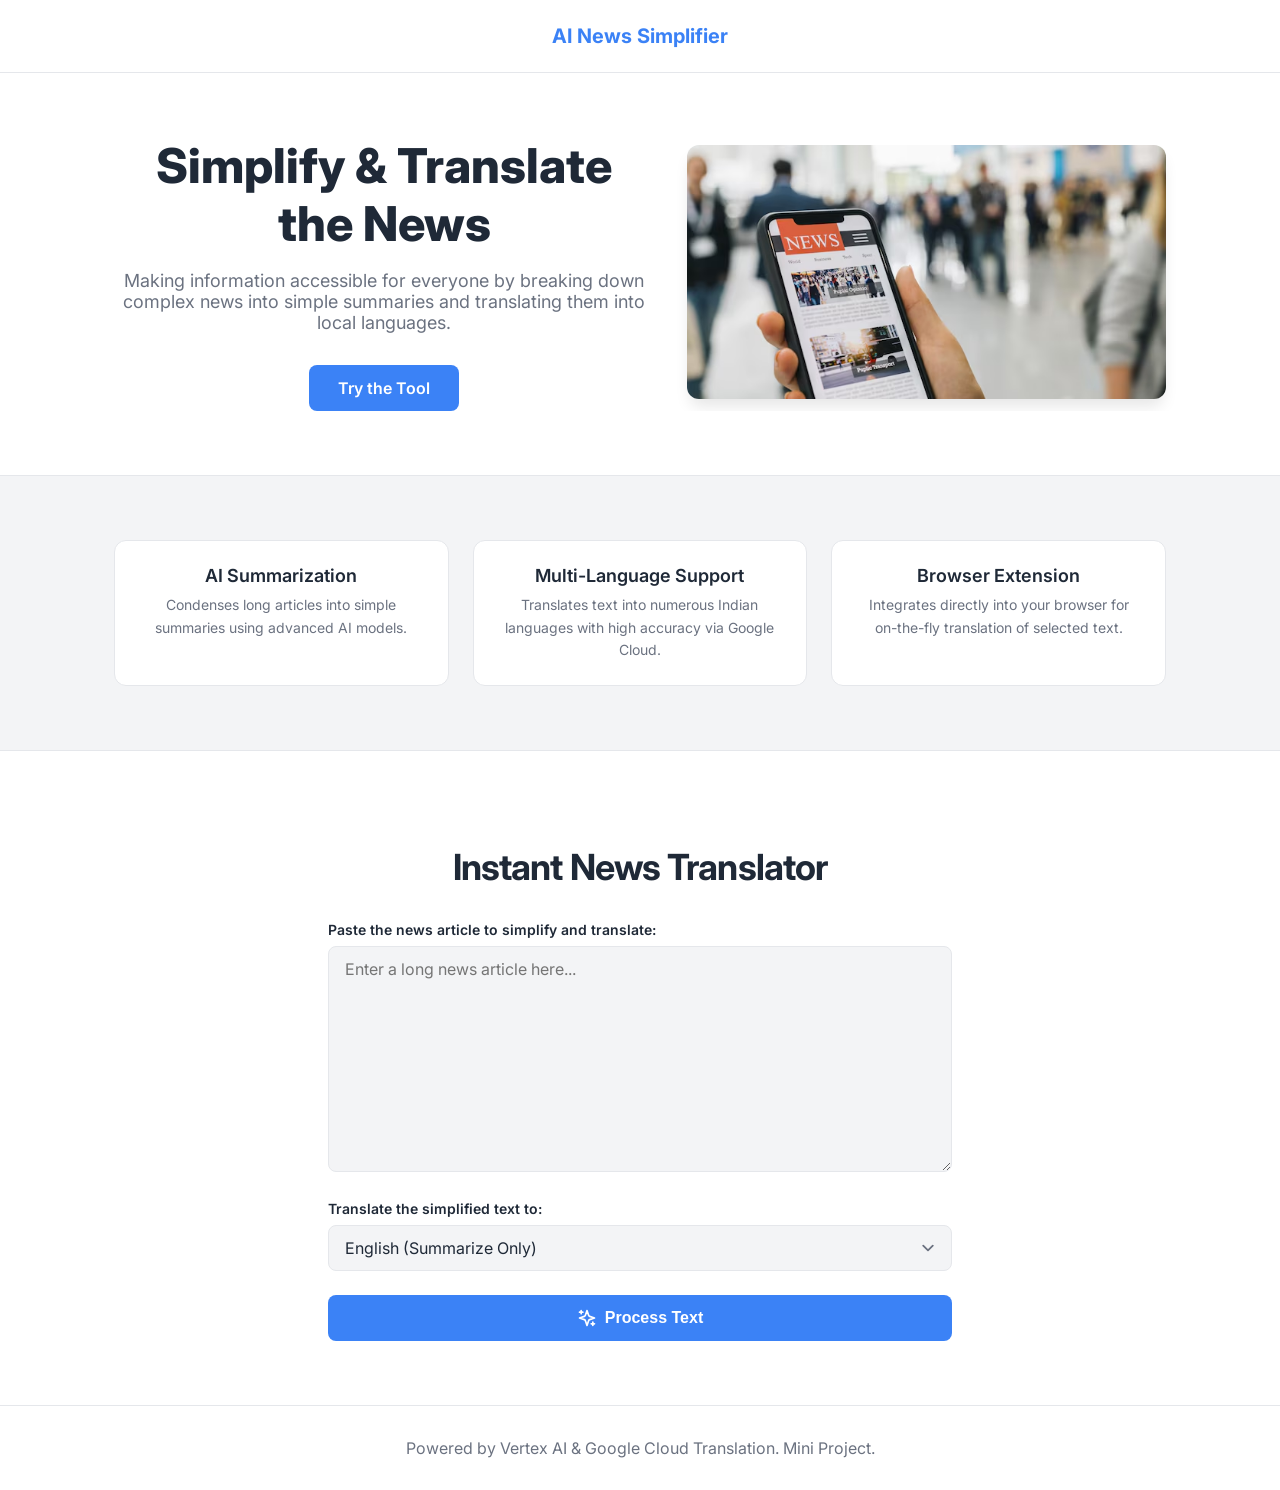
<file: Website/index.html>
<!DOCTYPE html>
<html lang="en" class="scroll-smooth">
<head>
  <meta charset="UTF-8">
  <meta name="viewport" content="width=device-width, initial-scale=1.0">
  <title>AI News Simplifier & Translator</title>
  <link rel="preconnect" href="https://fonts.googleapis.com">
  <link rel="preconnect" href="https://fonts.gstatic.com" crossorigin>
  <link href="https://fonts.googleapis.com/css2?family=Inter:wght@400;500;600;700;800&display=swap" rel="stylesheet">
  <link rel="stylesheet" href="style.css">
</head>
<body>

  <header class="main-header">
    <div class="container">
      <div class="header-content">
        <h1 class="header-title">AI News Simplifier</h1>

      </div>
    </div>
  </header>

  <main>
    <section class="hero-section">
      <div class="container hero-content">
        <div class="hero-text">
          <h1 class="hero-title">Simplify & Translate the News</h1>
          <p class="hero-subtitle">Making information accessible for everyone by breaking down complex news into simple summaries and translating them into local languages.</p>
          <a href="#app" class="btn btn-primary">Try the Tool</a>
        </div>
        <div class="hero-image">
          <img src="Images/image.png" alt="Abstract representation of AI and language">
        </div>
      </div>
    </section>

    <section id="features" class="features-section">
      <div class="container">
        <div class="features-grid">
          <div class="feature-card">
            <h3>AI Summarization</h3>
            <p>Condenses long articles into simple summaries using advanced AI models.</p>
          </div>
          <div class="feature-card">
            <h3>Multi-Language Support</h3>
            <p>Translates text into numerous Indian languages with high accuracy via Google Cloud.</p>
          </div>
          <div class="feature-card">
            <h3>Browser Extension</h3>
            <p>Integrates directly into your browser for on-the-fly translation of selected text.</p>
          </div>
        </div>
      </div>
    </section>

    <section id="app" class="app-section">
      <div class="container app-container">
        <div class="app-card">
          <header class="app-header">
             <h2 class="section-title">Instant News Translator</h2>
          </header>
          
          <div class="input-group">
            <label for="inputText">Paste the news article to simplify and translate:</label>
            <textarea id="inputText" rows="10" placeholder="Enter a long news article here..."></textarea>
          </div>

          <div class="input-group">
            <label for="languageSelect">Translate the simplified text to:</label>
            <select id="languageSelect">
                <option value="English">English (Summarize Only)</option>
                <option value="Bengali">Bengali</option>
                <option value="Gujarati">Gujarati</option>
                <option value="Hindi">Hindi</option>
                <option value="Kannada">Kannada</option>
                <option value="Marathi">Marathi</option>
                <option value="Punjabi">Punjabi</option>
                <option value="Tamil">Tamil</option>
                <option value="Telugu">Telugu</option>
                <option value="Urdu">Urdu</option>
                <option value="Malayalam">Malayalam</option>
                <option value="Odia">Odia</option>  
                <option value="Assamese">Assamese</option>
                <option value="Sanskrit">Sanskrit</option>
            </select>
          </div>

          <div>
            <button id="processBtn" class="btn btn-primary btn-submit">
              <svg class="btn-icon" xmlns="http://www.w3.org/2000/svg" width="20" height="20" viewBox="0 0 24 24" fill="none" stroke="currentColor" stroke-width="2" stroke-linecap="round" stroke-linejoin="round"><path d="m12 3-1.912 5.813a2 2 0 0 1-1.275 1.275L3 12l5.813 1.912a2 2 0 0 1 1.275 1.275L12 21l1.912-5.813a2 2 0 0 1 1.275-1.275L21 12l-5.813-1.912a2 2 0 0 1-1.275-1.275L12 3Z"/><path d="M5 3v4"/><path d="M19 17v4"/><path d="M3 5h4"/><path d="M17 19h4"/></svg>
              <span id="button-text">Process Text</span>
            </button>
          </div>
          
          <!-- Evaluation now automatic on the backend; gold-reference UI removed -->
          
          <div id="result-container" class="result-container hidden">
            <div class="result-header">
                <h2>Your Result</h2>
                <button id="copyBtn" class="copy-button">
                    <svg xmlns="http://www.w3.org/2000/svg" width="16" height="16" viewBox="0 0 24 24" fill="none" stroke="currentColor" stroke-width="2" stroke-linecap="round" stroke-linejoin="round"><rect width="14" height="14" x="8" y="8" rx="2" ry="2"/><path d="M4 16c-1.1 0-2-.9-2-2V4c0-1.1.9-2 2-2h10c1.1 0 2 .9 2 2"/></svg>
                    Copy
                </button>
            </div>
            <div id="output" class="output-box"></div>
          </div>
           
          <div id="loader" class="hidden">
            <div class="spinner"></div>
              <p>Processing... this may take a moment.</p>
            </div>
        </div>
      </div>
    </section>
  </main>
    
  <footer class="main-footer">
    <div class="container">
      <p>Powered by Vertex AI & Google Cloud Translation. Mini Project.</p>
    </div>
  </footer>

  <script src="script.js"></script> 
</body>
</html>
</file>
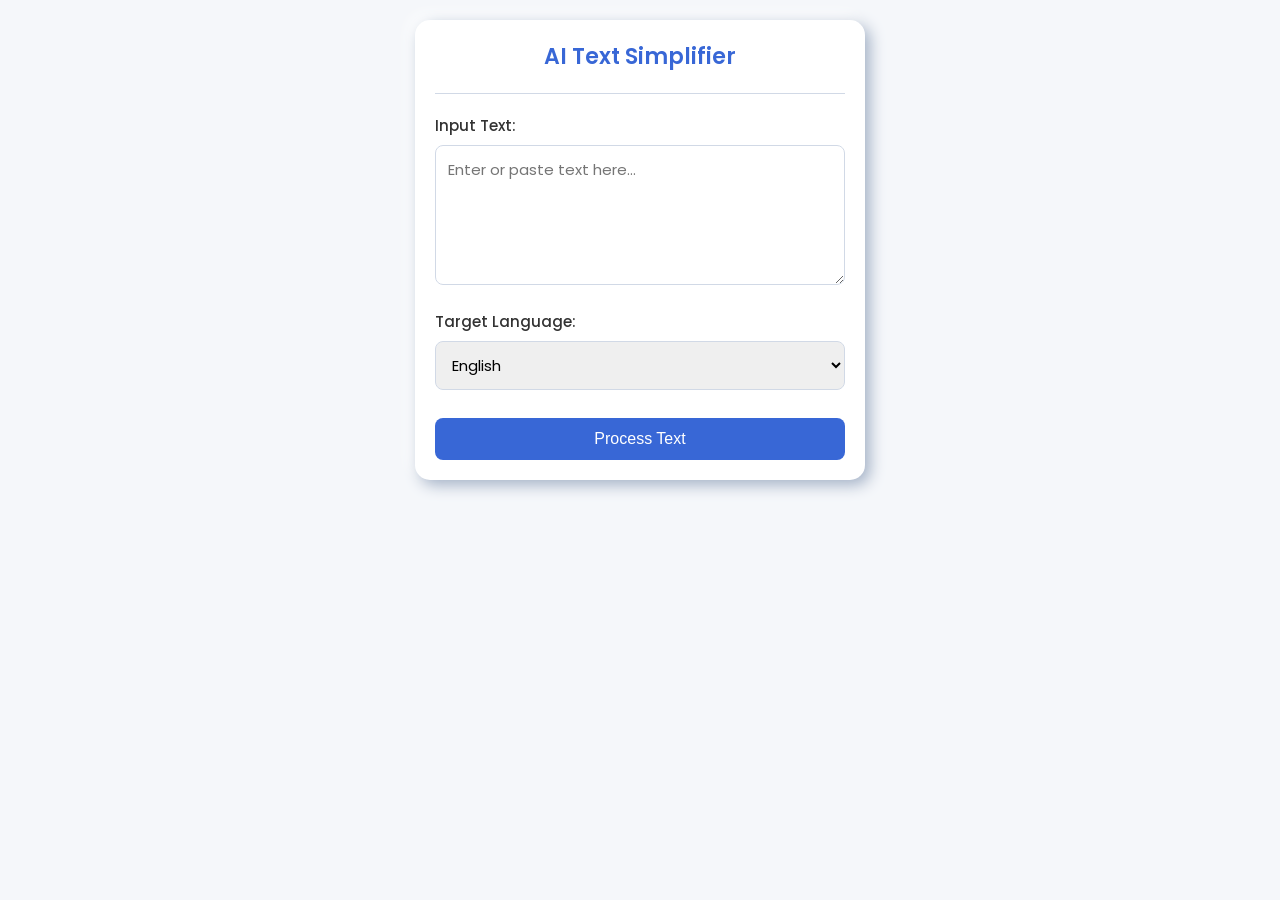
<file: Frontend/popup.html>
<!DOCTYPE html>
<html>
<head>
  <title>AI Text Helper</title>
  <link rel="preconnect" href="https://fonts.googleapis.com">
  <link rel="preconnect" href="https://fonts.gstatic.com" crossorigin>
  <link href="https://fonts.googleapis.com/css2?family=Poppins:wght@400;500;600&display=swap" rel="stylesheet">
  <link rel="stylesheet" href="popup.css">
</head>
<body>

  <div class="container">
      <header class="header">
        <h1>AI Text Simplifier</h1>
      </header>

      <main>
        <div class="input-group">
          <label for="inputText">Input Text:</label>
          <textarea id="inputText" placeholder="Enter or paste text here..."></textarea>
        </div>

        <div class="input-group">
          <label for="languageSelect">Target Language:</label>
          <select id="languageSelect">
            <option value="English">English</option>
            <option value="Hindi">Hindi</option>
            <option value="Gujarati">Gujarati</option>
            <option value="Punjabi">Punjabi</option>
            <option value="Bengali">Bengali</option>
            <option value="Marathi">Marathi</option>
            <option value="Tamil">Tamil</option>
            <option value="Telugu">Telugu</option>
            <option value="Urdu">Urdu</option>
            <option value="Kannada">Kannada</option>
            <option value="Malayalam">Malayalam</option>
            <option value="Odia">Odia</option>
            <option value="Assamese">Assamese</option>
            <option value="Sanskrit">Sanskrit</option>
          </select>
        </div>

        <button id="processBtn" class="primary-btn">Process Text</button>

        <!-- Evaluation is automatic on the backend; gold input removed -->
      </main>
      
      <div id="loader" class="hidden">
        <div class="spinner"></div>
      </div>

      <div id="resultBox" class="hidden">
          <div id="detectedLang"></div>
          <pre id="output"></pre>
          <button id="copyBtn">Copy Result</button>
      </div>
  </div>

  <script src="popup.js"></script>
</body>
</html>
</file>
<file: Website/style.css>
:root {
  --color-primary: #3b82f6; /* Blue */
  --color-primary-hover: #2563eb;
  --color-bg: #f3f4f6; /* Light Gray */
  --color-bg-card: #ffffff; /* White */
  --color-text: #1f2937; /* Dark Gray */
  --color-text-muted: #6b7280; /* Medium Gray */
  --color-border: #e5e7eb; /* Light Gray Border */

  /* scrollbar colors (updated) */
  --scroll-thumb: rgba(37, 99, 235, 0.28); /* soft blue */
  --scroll-thumb-hover: rgba(30, 64, 175, 0.44); /* deeper blue on hover */
  --scroll-width: 10px;
}

html {
  scroll-behavior: smooth;
}

body {
  margin: 0;
  font-family: 'Inter', sans-serif;
  background-color: var(--color-bg);
  color: var(--color-text);
}

/* Custom overlay scrollbar: hidden by default, appears on hover or while scrolling */
html::-webkit-scrollbar,
body::-webkit-scrollbar,
.container::-webkit-scrollbar {
  width: var(--scroll-width);
  height: var(--scroll-width);
}

html::-webkit-scrollbar-track,
body::-webkit-scrollbar-track,
.container::-webkit-scrollbar-track {
  background: transparent;
}

html::-webkit-scrollbar-thumb,
body::-webkit-scrollbar-thumb,
.container::-webkit-scrollbar-thumb {
  background: var(--scroll-thumb);
  border-radius: 999px;
  border: 2px solid transparent;
  background-clip: padding-box;
  opacity: 0;                       /* hidden by default */
  transition: opacity 180ms ease, transform 160ms ease, background-color 120ms ease;
  transform: scale(0.95);
}

/* Make thumb visible when hovering or when class is present */
body:hover::-webkit-scrollbar-thumb,
.container:hover::-webkit-scrollbar-thumb,
body.show-scrollbar::-webkit-scrollbar-thumb,
.container.show-scrollbar::-webkit-scrollbar-thumb,
html.show-scrollbar::-webkit-scrollbar-thumb {
  opacity: 1 !important;
  transform: scale(1);
}

body:hover::-webkit-scrollbar-thumb:hover,
.container:hover::-webkit-scrollbar-thumb:hover {
  background: var(--scroll-thumb-hover);
}

/* Firefox */
html, body, .container {
  scrollbar-width: thin;
  scrollbar-color: transparent transparent; /* default hidden */
}

body.show-scrollbar,
.container.show-scrollbar,
html.show-scrollbar {
  scrollbar-color: var(--scroll-thumb) transparent;
}

/* Keep content scrollable */
body, .container {
  overflow: auto;
}

.container {
  width: 100%;
  max-width: 1100px;
  margin: 0 auto;
  padding: 0 1.5rem;
  box-sizing: border-box;
}

.hidden {
  display: none;
}

/* ensure hidden class actually hides elements */
.hidden {
    display: none !important;
}

/* Loader - hidden by default, .show-loader makes it visible */
#loader {
  padding-top: 0.1rem;
  display: none; /* hidden until processing starts */
  flex-direction: column;
  justify-content: center;
  align-items: center;
  text-align: center;
  margin-top: 2.5rem;
}

/* loader container styling */
#loader {
    display: flex;
    align-items: center;
    gap: 12px;
    justify-content: center;
    padding: 12px;
    background: rgba(255,255,255,0.95);
    border-radius: 8px;
    box-shadow: 0 2px 6px rgba(0,0,0,0.06);
    margin-top: 12px;
}

/* Spinner appearance */
.spinner {
  display: flex;
  height: 2.5rem;
  width: 2.5rem;
  border-radius: 50%;
  border-top: 4px solid var(--color-primary);
  border-right: 4px solid transparent;
  animation: spin 0.8s linear infinite;
  margin: auto;
}

/* spinner */
.spinner {
    width: 32px;
    height: 32px;
    border: 4px solid rgba(0,0,0,0.12);
    border-top-color: #0b63d6; /* blue accent */
    border-radius: 50%;
    animation: spin 1s linear infinite;
}

/* spacing between spinner and text */
.spinner + p {
  margin-top: 1rem;
  margin-bottom: 0;
}

/* text next to spinner */
#loader p {
    margin: 0;
    color: #333;
    font-size: 14px;
}

.main-header {
  background-color: var(--color-bg-card);
  position: sticky;
  top: 0;
  z-index: 50;
  border-bottom: 1px solid var(--color-border);
}

.header-content {
  display: flex;
  justify-content: space-between;
  align-items: center;
  height: 4.5rem;
}

.header-title {
  display: flex;
  justify-content: center;
  align-items: center;    
  width: 100%;
  padding: 20px 0;
  font-size: 1.25rem;
  font-weight: 700;
  color: var(--color-primary);
}

.header-nav {
  display: none; 
}

.header-nav a {
  color: var(--color-text-muted);
  text-decoration: none;
  font-weight: 500;
  transition: color 0.2s;
}

.header-nav a:hover {
  color: var(--color-primary);
}

.hero-section {
  background-color: var(--color-bg-card);
  padding: 4rem 0;
  border-bottom: 1px solid var(--color-border);
}

.hero-content {
    display: flex;
    flex-direction: column;
    align-items: center;
    gap: 2rem;
}

.hero-text {
    text-align: center;
    max-width: 600px;
}

.hero-title {
  font-size: 3rem;
  font-weight: 800;
  line-height: 1.2;
  margin: 0 0 1rem 0;
}

.hero-subtitle {
  font-size: 1.125rem;
  color: var(--color-text-muted);
  margin-bottom: 2rem;
}

.hero-image {
    width: 100%;
    max-width: 500px;
}

.hero-image img {
    border-radius: 0.75rem;
    box-shadow: 0 10px 15px -3px rgba(0,0,0,0.1);
    max-width: 100%;
}

.btn {
  display: inline-block;
  padding: 0.75rem 1.75rem;
  border-radius: 0.5rem;
  font-size: 1rem;
  font-weight: 600;
  text-decoration: none;
  transition: all 0.2s ease;
  border: 1px solid transparent;
  cursor: pointer;
}

.btn-primary {
  background-color: var(--color-primary);
  color: white;
}
.btn-primary:hover {
  background-color: var(--color-primary-hover);
}

.features-section {
  padding: 4rem 0;
}

.features-grid {
  display: grid;
  grid-template-columns: 1fr;
  gap: 1.5rem;
}

.feature-card {
  background-color: var(--color-bg-card);
  border: 1px solid var(--color-border);
  border-radius: 0.75rem;
  padding: 1.5rem;
  text-align: center;
}
.feature-card h3 {
  font-size: 1.125rem;
  font-weight: 600;
  margin-top: 0;
  margin-bottom: 0.5rem;
}
.feature-card p {
  margin: 0;
  color: var(--color-text-muted);
  font-size: 0.875rem;
  line-height: 1.6;
}

.app-section {
  padding: 4rem 0;
  background-color: var(--color-bg-card);
  border-top: 1px solid var(--color-border);
}

.app-container {
  max-width: 42rem;
}

.section-title {
  font-size: 2.25rem;
  font-weight: 700;
  letter-spacing: -0.025em;
  text-align: center;
  margin-bottom: 2rem;
}

.input-group {
    margin-bottom: 1.5rem;
}

.input-group label {
  display: block;
  font-size: 0.875rem;
  font-weight: 600;
  margin-bottom: 0.5rem;
}

.input-group textarea, .input-group select {
  width: 100%;
  padding: 0.75rem 1rem;
  border: 1px solid var(--color-border);
  border-radius: 0.5rem;
  font-size: 1rem;
  font-family: inherit;
  box-sizing: border-box;
  background-color: var(--color-bg);
  color: var(--color-text);
}

.input-group textarea:focus, .input-group select:focus {
  outline: 2px solid transparent;
  outline-offset: 2px;
  border-color: var(--color-primary);
  box-shadow: 0 0 0 3px rgba(59, 130, 246, 0.5);
}

.input-group select {
  appearance: none;
  background-image: url("data:image/svg+xml,%3csvg xmlns='http://www.w3.org/2000/svg' fill='none' viewBox='0 0 20 20'%3e%3cpath stroke='%236b7280' stroke-linecap='round' stroke-linejoin='round' stroke-width='1.5' d='M6 8l4 4 4-4'/%3e%3c/svg%3e"); 
  background-position: right 0.7rem center;
  background-size: 1.5em 1.5em;
  background-repeat: no-repeat;
}

.btn-submit {
  width: 100%;
  display: flex;
  align-items: center;
  justify-content: center;
  gap: 0.5rem;
  background-color: var(--color-primary);
  color: white
}

.btn-submit:hover {
  background-color: var(--color-primary-hover);
}

.btn-icon {
  width: 20px;
  height: 20px;
}

.result-container {
  padding-top: 1.5rem;
  border-top: 1px solid var(--color-border);
}

.result-header {
  display: flex;
  justify-content: space-between;
  align-items: center;
  margin-bottom: 0.75rem;
}

.copy-button {
  display: flex;
  align-items: center;
  gap: 0.375rem;
  font-size: 0.875rem;
  background-color: var(--color-bg);
  border: 1px solid var(--color-border);
  color: var(--color-text-muted);
  border-radius: 0.375rem;
  padding: 0.375rem 0.75rem;
  cursor: pointer;
  font-weight: 500;
  transition: background-color 0.2s;
}
.copy-button:hover {
  background-color: #e5e7eb;
}

.output-box {
  width: 100%;
  min-height: 150px;
  padding: 1rem;
  border: 1px solid var(--color-border);
  border-radius: 0.5rem;
  background-color: var(--color-bg);
  white-space: pre-wrap;
  word-wrap: break-word;
  line-height: 1.6;
  box-sizing: border-box;
}

@keyframes spin {
  to { transform: rotate(360deg); }
}

.main-footer {
  width: 100%;
  background-color: var(--color-bg-card);
  color: var(--color-text-muted);
  padding: 2rem 0;
  text-align: center;
  border-top: 1px solid var(--color-border);
}
.main-footer p {
  margin: 0;
}

@media (min-width: 768px) {
  .header-nav {
      display: flex;
  }
  .hero-content {
      flex-direction: row;
      text-align: left;
  }
  .features-grid {
      grid-template-columns: repeat(3, 1fr);
  }
}
</file>
<file: Frontend/popup.css>
/* popup.css (UPDATED for Modern, Centered Design) */

@import url('https://fonts.googleapis.com/css2?family=Poppins:wght@400;500;600&display=swap');

:root {
  --primary-color: #3867d6; /* Deeper blue for modern feel */
  --primary-hover: #2d55b0;
  --background-color: #f5f7fa; /* Very light background */
  --card-background: #FFFFFF;
  --text-color: #333;
  --border-color: #d1d9e6; /* Soft border color */
  --shadow-light: #ffffff;
  --shadow-dark: #a3b1c6;
  --subtle-text: #6c757d;
  --scroll-thumb: rgba(37, 99, 235, 0.28);       /* soft blue */
  --scroll-thumb-hover: rgba(30, 64, 175, 0.44); /* deeper blue on hover */
  --scroll-width: 8px;
}

* {
  margin: 0;
  padding: 0;
  box-sizing: border-box;
}

body {
  font-family: 'Poppins', Arial, sans-serif;
  min-height: 100vh; /* Ensures full height for centering */
  background-color: var(--background-color);
  color: var(--text-color);
  /* Centering the main container */
  display: flex;
  justify-content: center;
  align-items: flex-start; /* Aligns content to the top */
  padding: 20px;
}

.container {
  width: 100%;
  max-width: 450px; /* Increased maximum width for larger text areas */
  padding: 20px;
  background: var(--card-background);
  border-radius: 15px;
  box-shadow: 
    5px 5px 15px var(--shadow-dark), 
    -5px -5px 15px var(--shadow-light); /* Soft, modern shadow */
}

.header {
  text-align: center;
  padding-bottom: 20px;
  border-bottom: 1px solid var(--border-color);
  margin-bottom: 20px;
}

.header h1 {
  font-size: 22px;
  font-weight: 600;
  color: var(--primary-color);
}

.input-group {
  margin-bottom: 18px;
}

label {
  display: block;
  font-size: 15px;
  font-weight: 500;
  margin-bottom: 8px;
}

textarea, select {
  width: 100%;
  padding: 12px;
  border: 1px solid var(--border-color);
  border-radius: 8px;
  font-family: 'Poppins', sans-serif;
  font-size: 15px;
  transition: border-color 0.3s, box-shadow 0.3s;
}

textarea:focus, select:focus {
  outline: none;
  border-color: var(--primary-color);
  box-shadow: 0 0 0 3px rgba(56, 103, 214, 0.2);
}

/* Larger Input Text Area */
#inputText {
  min-height: 140px; 
  resize: vertical;
}

.primary-btn {
  width: 100%;
  padding: 12px;
  background-color: var(--primary-color);
  color: white;
  border: none;
  border-radius: 8px;
  font-size: 16px;
  font-weight: 500;
  cursor: pointer;
  transition: background-color 0.2s, transform 0.1s;
  margin-top: 10px;
}

.primary-btn:hover:not(:disabled) {
  background-color: var(--primary-hover);
  transform: translateY(-1px);
}

.primary-btn:active:not(:disabled) {
  transform: translateY(0);
}

.primary-btn:disabled {
  background-color: #BDBDBD;
  cursor: not-allowed;
}

/* Loader Styling (hidden by default) */
#loader {
  display: none; /* hidden until processing starts */
  justify-content: center;
  align-items: center;
  padding: 12px 0;
}

/* utility class to show the loader */
.show-loader {
  display: flex !important;
}

.spinner {
  border: 4px solid rgba(0, 0, 0, 0.08);
  width: 36px;
  height: 36px;
  border-radius: 50%;
  border-left-color: var(--primary-color);
  animation: spin 1s linear infinite;
}

@keyframes spin {
  0% {
    transform: rotate(0deg);
  }
  100% {
    transform: rotate(360deg);
  }
}

#resultBox {
  margin-top: 25px;
  padding: 15px;
  border-radius: 8px;
  background: var(--card-background);
  border: 1px solid var(--border-color);
  /* Styling the output area to look cleaner */
}

#detectedLang {
  font-size: 13px;
  color: var(--subtle-text);
  margin-bottom: 10px;
  font-weight: 500;
  border-bottom: 1px dashed #eee;
  padding-bottom: 5px;
}

/* Larger Output Text Area (Pre element) */
#output {
  font-size: 15px;
  white-space: pre-wrap;
  word-wrap: break-word;
  min-height: 100px; /* Increased minimum height for output */
  padding: 5px 0;
}

#copyBtn {
  display: block;
  width: 100%;
  padding: 10px;
  margin-top: 15px;
  background: #f0f0f0;
  color: #555;
  border: none;
  border-radius: 6px;
  cursor: pointer;
  font-weight: 500;
  transition: background-color 0.2s;
}

#copyBtn:hover {
  background-color: #e9e9e9;
}

.hidden {
  display: none !important;
}

/* Hide native scrollbars but keep scrolling functionality */
html, body, .container {
  scrollbar-width: none;    /* Firefox */
  -ms-overflow-style: none; /* IE 10+ */
}

/* WebKit browsers (Chrome, Edge, Safari) */
html::-webkit-scrollbar,
body::-webkit-scrollbar,
.container::-webkit-scrollbar {
  width: 0;
  height: 0;
  background: transparent;
}

/* Transient overlay scrollbar for popup (hidden by default, pops on hover/scroll) */
html::-webkit-scrollbar,
body::-webkit-scrollbar,
.container::-webkit-scrollbar {
  width: var(--scroll-width);
  height: var(--scroll-width);
}

html::-webkit-scrollbar-track,
body::-webkit-scrollbar-track,
.container::-webkit-scrollbar-track {
  background: transparent;
}

html::-webkit-scrollbar-thumb,
body::-webkit-scrollbar-thumb,
.container::-webkit-scrollbar-thumb {
  background: var(--scroll-thumb);
  border-radius: 999px;
  border: 2px solid transparent;
  background-clip: padding-box;
  opacity: 0; /* hidden by default */
  transform: scale(0.95);
  transition: opacity 180ms ease, transform 160ms ease, background-color 120ms ease;
}

/* show on hover or when JS adds .show-scrollbar */
body:hover::-webkit-scrollbar-thumb,
.container:hover::-webkit-scrollbar-thumb,
body.show-scrollbar::-webkit-scrollbar-thumb,
.container.show-scrollbar::-webkit-scrollbar-thumb,
html.show-scrollbar::-webkit-scrollbar-thumb {
  opacity: 1 !important;
  transform: scale(1);
}

body:hover::-webkit-scrollbar-thumb:hover,
.container:hover::-webkit-scrollbar-thumb:hover {
  background: var(--scroll-thumb-hover);
}

/* Firefox */
html, body, .container {
  scrollbar-width: thin;
  scrollbar-color: transparent transparent; /* hidden by default */
}

body.show-scrollbar,
.container.show-scrollbar,
html.show-scrollbar {
  scrollbar-color: var(--scroll-thumb) transparent;
}

/* ensure scrolling still works */
body, .container {
  overflow: auto;
}
</file>
